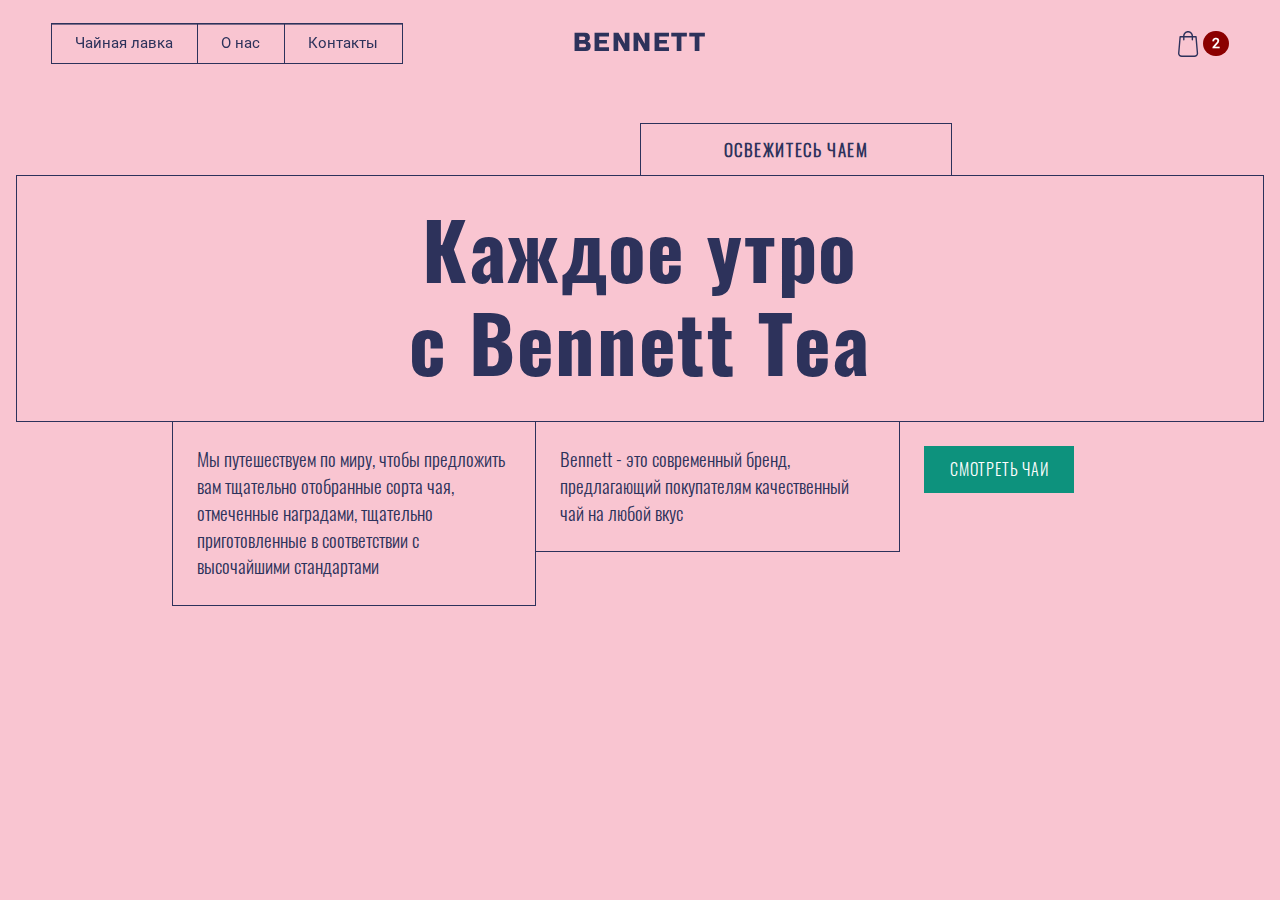
<file: index.html>
<!DOCTYPE html>
<html lang="ru">
<head>
    <meta charset="utf-8">
    <meta name="viewport" content="width=device-width, initial-scale=1">
    <meta http-equiv="X-UA-Compatible" content="IE=edge,chrome=1">
    <title>Bennet</title>
    <link href="css/main.css" rel="stylesheet">

</head>
<body>
<div class="main">

<div class="overlay"></div>
<div class="overlay-menu"></div>

<div class="mobile-menu">
    <ul>
        <li class="burger-close">&times;</li>
        <li><a href="shop.html">Чайная лавка</a></li>
        <li><a href="about.html">О нас</a></li>
        <li><a href="contacts.html">Контакты</a></li>
    </ul>
</div>

<div class="cart-panel">
    <div class="cart">
        <div class="cart-title">Ваша корзина</div>
        <div class="cart-close">&times;</div>

        <div class="cart-item">
            <div class="cart-item-image">
                <img src="images/yunnan-lily-black-500.png" alt="">
            </div>
            <div class="cart-item-product">
                <div class="product-name">
                    Yunnan Lilu Black
                </div>
                <div class="product-price">
                    1499 ₽
                </div>
                <div class="product-delete">
                    <a href="#">Удалить</a>
                </div>
            </div>
            <div class="cart-item-product-count">
                <span>1</span>
            </div>
        </div>

        <div class="cart-item">
            <div class="cart-item-image">
                <img src="images/houji-bancha-500.png" alt="">
            </div>
            <div class="cart-item-product">
                <div class="product-name">
                    Houji Bancha
                </div>
                <div class="product-price">
                    1399 ₽
                </div>
                <div class="product-delete">
                    <a href="#">Удалить</a>
                </div>
            </div>
            <div class="cart-item-product-count">
                <span>1</span>
            </div>
        </div>

        <div class="checkout-box">
            <div class="subtotal-box">
                <p class="subtotal-txt">Всего:</p>
                <p class="subtotal-sum">2898 ₽</p>
            </div>
            <div class="subtotal-link">
                <div class="subtotal-link-overlay"></div>
                <a href="#" class="checkout">Оплатить</a>
            </div>
        </div>
        <div class="no-checkout">
            Оплата в настоящее время недоступна. Пожалуйста, попробуйте чуть позже.
        </div>

    </div>
</div>

<div class="navbar">
    <div class="burger-box">
        <div class="burger">
            <span class="burger-bar"></span>
            <span class="burger-bar"></span>
            <span class="burger-bar"></span>
        </div>
    </div>
    <div class="nav-menu">
        <div class="nav-menu-item">
            <div class="nav-link-overlay"></div>
            <a href="shop.html" class="nav-link">Чайная лавка</a>
        </div>
        <div class="nav-menu-item">
            <div class="nav-link-overlay"></div>
            <a href="about.html" class="nav-link">О нас</a>
        </div>
        <div class="nav-menu-item">
            <div class="nav-link-overlay"></div>
            <a href="contacts.html" class="nav-link">Контакты</a>
        </div>
    </div>
    <div class="logo">
        <a href="/">
            <h1>bennett</h1>
        </a>
    </div>
    <div class="navbar-cart">
        <img src="images/cart-icon-blue.svg" alt="">
        <div class="cart-count">2</div>
    </div>
</div>

<div class="center-box">
    <div class="top-row">
        <div class="top-row-box">освежитесь чаем</div>
    </div>
    <div class="middle-row">
        <h2 class="title">Каждое&nbsp;утро</h2>
        <h2 class="title">с&nbsp;Bennett&nbsp;Tea</h2>
    </div>
    <div class="bottom-row">
        <div class="bottom-row-item2">
            Мы путешествуем по миру, чтобы предложить вам тщательно отобранные сорта чая, отмеченные наградами, тщательно приготовленные в соответствии с высочайшими стандартами
        </div>
        <div class="bottom-row-item3">
            Bennett - это современный бренд, предлагающий покупателям качественный чай на любой вкус
        </div>
        <div class="bottom-row-item4">
            <div class="bottom-row-link">
                <div class="bottom-row-overlay"></div>
                <a href="shop.html">Смотреть чаи</a>
            </div>
        </div>
    </div>
</div>

</div>
<script src="js/jquery-3.3.1.min.js"></script>
<script src="js/script.js"></script>
</body>
</html>
</file>
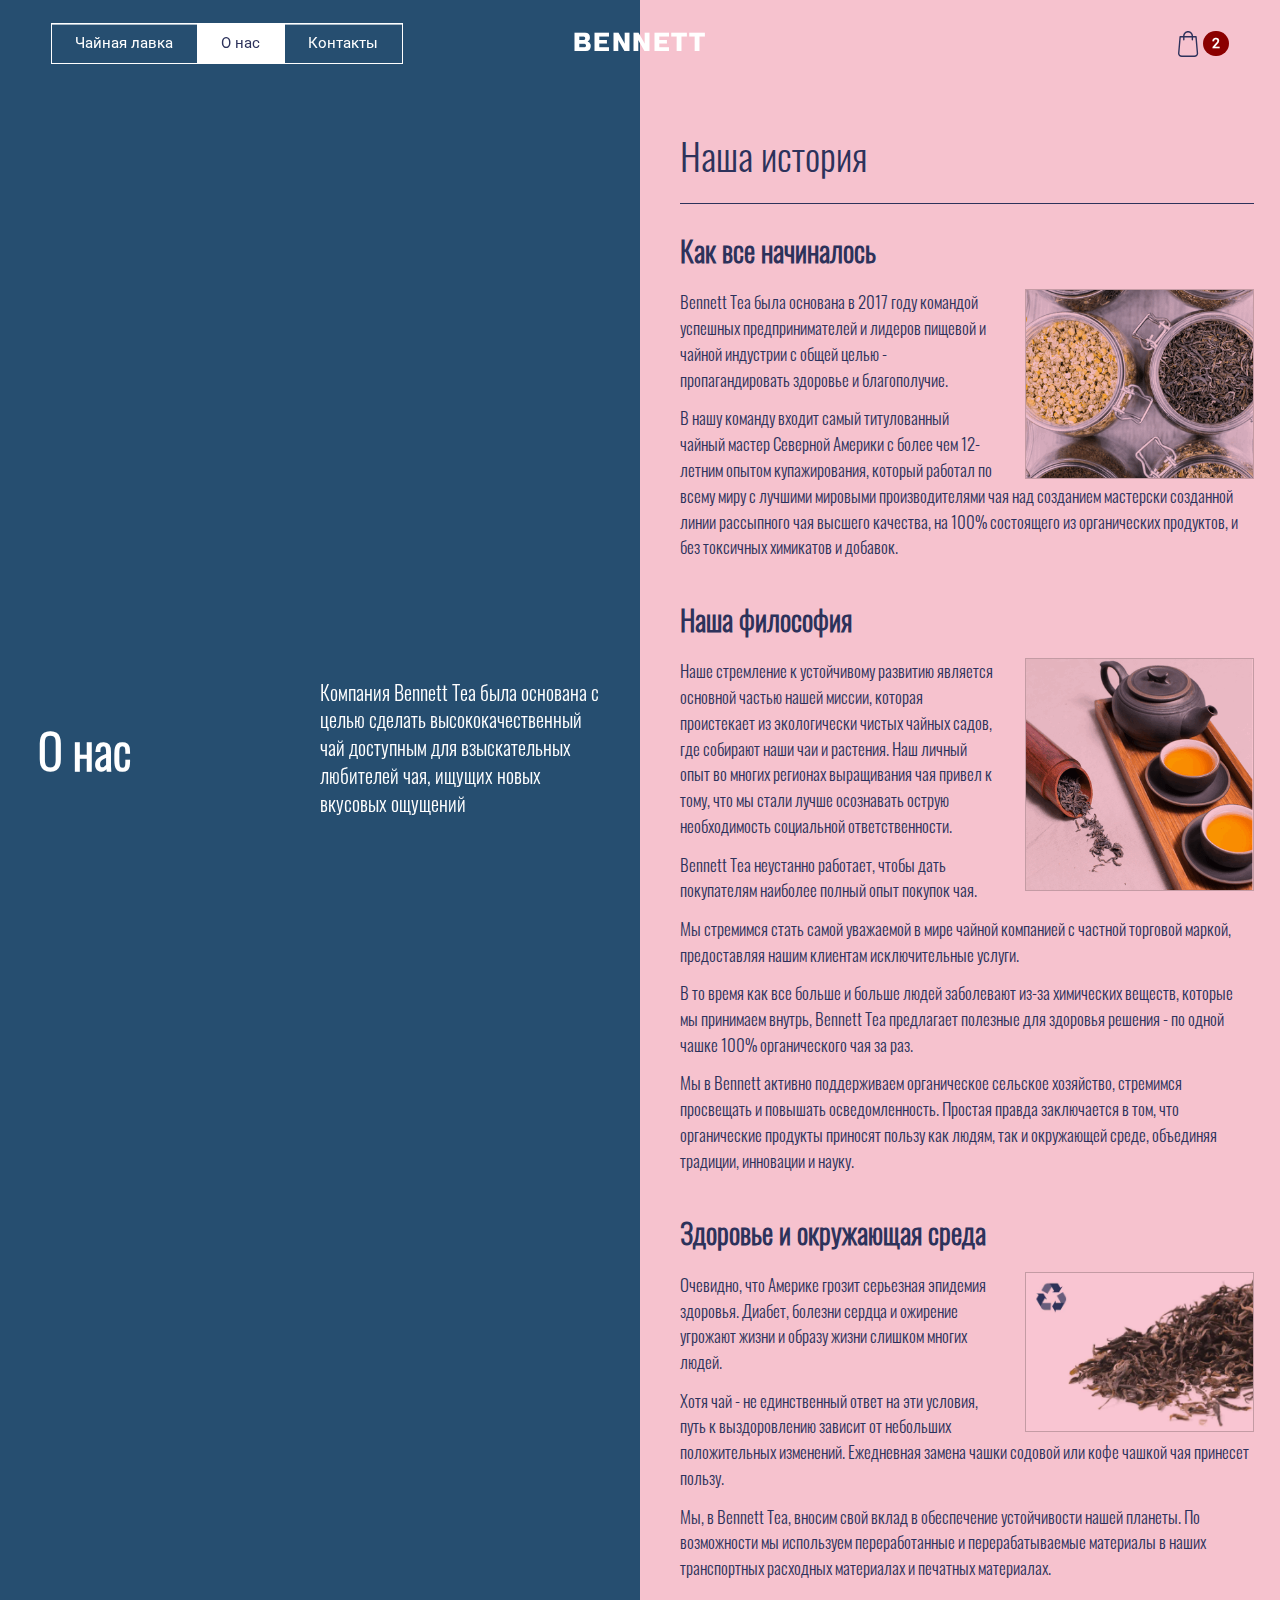
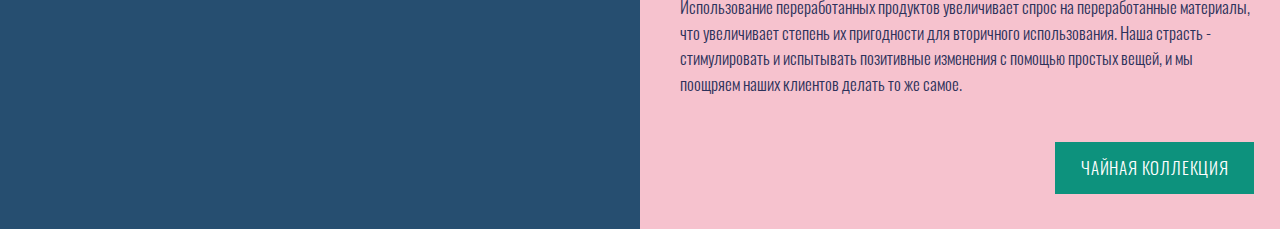
<file: about.html>
<!DOCTYPE html>
<html lang="ru">
<head>
    <meta charset="utf-8">
    <meta name="viewport" content="width=device-width, initial-scale=1">
    <meta http-equiv="X-UA-Compatible" content="IE=edge,chrome=1">
    <title>Bennet</title>
    <link href="css/main.css" rel="stylesheet">

</head>
<body>

<div class="overlay"></div>
<div class="overlay-menu"></div>

<div class="mobile-menu">
    <ul>
        <li class="burger-close">&times;</li>
        <li><a href="shop.html">Чайная лавка</a></li>
        <li><a href="about.html">О нас</a></li>
        <li><a href="contacts.html">Контакты</a></li>
    </ul>
</div>

<div class="navbar2">
    <div class="burger-box">
        <div class="burger">
            <span class="burger-bar2"></span>
            <span class="burger-bar2"></span>
            <span class="burger-bar2"></span>
        </div>
    </div>
    <div class="nav-menu">
        <div class="nav-menu-item-shop">
            <div class="nav-link-overlay-shop"></div>
            <a href="shop.html" class="nav-link-shop">Чайная лавка</a>
        </div>
        <div class="nav-menu-item-shop nav-menu-item-shop-active">
            <div class="nav-link-overlay-shop"></div>
            <a href="about.html" class="nav-link-shop">О нас</a>
        </div>
        <div class="nav-menu-item-shop">
            <div class="nav-link-overlay-shop"></div>
            <a href="contacts.html" class="nav-link-shop">Контакты</a>
        </div>
    </div>
    <div class="logo-shop">
        <a href="index.html">
            <h1>bennett</h1>
        </a>
    </div>
    <div class="navbar-cart">
        <img src="images/cart-icon-blue.svg" alt="">
        <div class="cart-count">2</div>
    </div>
</div>

<div class="about-box">

    <div class="cart-panel">
        <div class="cart">
            <div class="cart-title">Ваша корзина</div>
            <div class="cart-close">X</div>

            <div class="cart-item">
                <div class="cart-item-image">
                    <img src="images/yunnan-lily-black-500.png" alt="">
                </div>
                <div class="cart-item-product">
                    <div class="product-name">
                        Yunnan Lilu Black
                    </div>
                    <div class="product-price">
                        2199 ₽
                    </div>
                    <div class="product-delete">
                        <a href="#">Удалить</a>
                    </div>
                </div>
                <div class="cart-item-product-count">
                    <span>1</span>
                </div>
            </div>

            <div class="cart-item">
                <div class="cart-item-image">
                    <img src="images/houji-bancha-500.png" alt="">
                </div>
                <div class="cart-item-product">
                    <div class="product-name">
                        Houji Bancha
                    </div>
                    <div class="product-price">
                        2799 ₽
                    </div>
                    <div class="product-delete">
                        <a href="#">Удалить</a>
                    </div>
                </div>
                <div class="cart-item-product-count">
                    <span>1</span>
                </div>
            </div>

            <div class="checkout-box">
                <div class="subtotal-box">
                    <p class="subtotal-txt">Всего</p>
                    <p class="subtotal-sum">4998 ₽</p>
                </div>
                <div class="subtotal-link">
                    <div class="subtotal-link-overlay"></div>
                    <a href="#" class="checkout">Оплатить</a>
                </div>
            </div>
            <div class="no-checkout">
                Оплата в настоящее время недоступна. Пожалуйста, попробуйте чуть позже.
            </div>

        </div>
    </div>

    <div class="about-left">
        <div class="about-left-bottom">
            <div class="about-left-title">
                <h3>О нас</h3>
            </div>
            <div class="about-left-text">
                <p>Компания Bennett Tea была основана с целью сделать высококачественный чай доступным для взыскательных любителей чая, ищущих новых вкусовых ощущений</p>
            </div>
        </div>
    </div>

    <div class="about-right">
            <div class="content-right-title">
                <h3>Наша история</h3>
            </div>
            <div class="content-right-subtitle">
                <h4>Как все начиналось</h4>
            </div>
            <div class="content-right-text">
                <img src="images/story2.png" alt="">
                <p>Bennett Tea была основана в 2017 году командой успешных предпринимателей и лидеров пищевой и чайной индустрии с общей целью - пропагандировать здоровье и благополучие.</p>
                <p>В нашу команду входит самый титулованный чайный мастер Северной Америки с более чем 12-летним опытом купажирования, который работал по всему миру с лучшими мировыми производителями чая над созданием мастерски созданной линии рассыпного чая высшего качества, на 100% состоящего из органических продуктов, и без токсичных химикатов и добавок.</p>
            </div>
            <div class="content-right-subtitle">
                <h4>Наша философия</h4>
            </div>
            <div class="content-right-text">
                <img src="images/story1.png" alt="">
                <p>Наше стремление к устойчивому развитию является основной частью нашей миссии, которая проистекает из экологически чистых чайных садов, где собирают наши чаи и растения. Наш личный опыт во многих регионах выращивания чая привел к тому, что мы стали лучше осознавать острую необходимость социальной ответственности.</p>
                <p>Bennett Tea неустанно работает, чтобы дать покупателям наиболее полный опыт покупок чая.</p>
                <p>Мы стремимся стать самой уважаемой в мире чайной компанией с частной торговой маркой, предоставляя нашим клиентам исключительные услуги.</p>
                <p>В то время как все больше и больше людей заболевают из-за химических веществ, которые мы принимаем внутрь, Bennett Tea предлагает полезные для здоровья решения - по одной чашке 100% органического чая за раз.</p>
                <p>Мы в Bennett активно поддерживаем органическое сельское хозяйство, стремимся просвещать и повышать осведомленность. Простая правда заключается в том, что органические продукты приносят пользу как людям, так и окружающей среде, объединяя традиции, инновации и науку.</p>
            </div>
            <div class="content-right-subtitle">
                <h4>Здоровье и окружающая среда</h4>
            </div>
            <div class="content-right-text">
                <img src="images/story3.png" alt="">
                <p>Очевидно, что Америке грозит серьезная эпидемия здоровья. Диабет, болезни сердца и ожирение угрожают жизни и образу жизни слишком многих людей.</p>
                <p>Хотя чай - не единственный ответ на эти условия, путь к выздоровлению зависит от небольших положительных изменений. Ежедневная замена чашки содовой или кофе чашкой чая принесет пользу.</p>
                <p>Мы, в Bennett Tea, вносим свой вклад в обеспечение устойчивости нашей планеты. По возможности мы используем переработанные и перерабатываемые материалы в наших транспортных расходных материалах и печатных материалах.</p>
                <p>Использование переработанных продуктов увеличивает спрос на переработанные материалы, что увеличивает степень их пригодности для вторичного использования. Наша страсть - стимулировать и испытывать позитивные изменения с помощью простых вещей, и мы поощряем наших клиентов делать то же самое.</p>
            </div>
            <div class="link-panel">
                <div class="collection">
                    <div class="collection-overlay"></div>
                    <a href="shop.html">Чайная коллекция</a>
                </div>
            </div>
    </div>

</div>

<script src="js/jquery-3.3.1.min.js"></script>
<script src="js/script.js"></script>
</body>
</html>
</file>
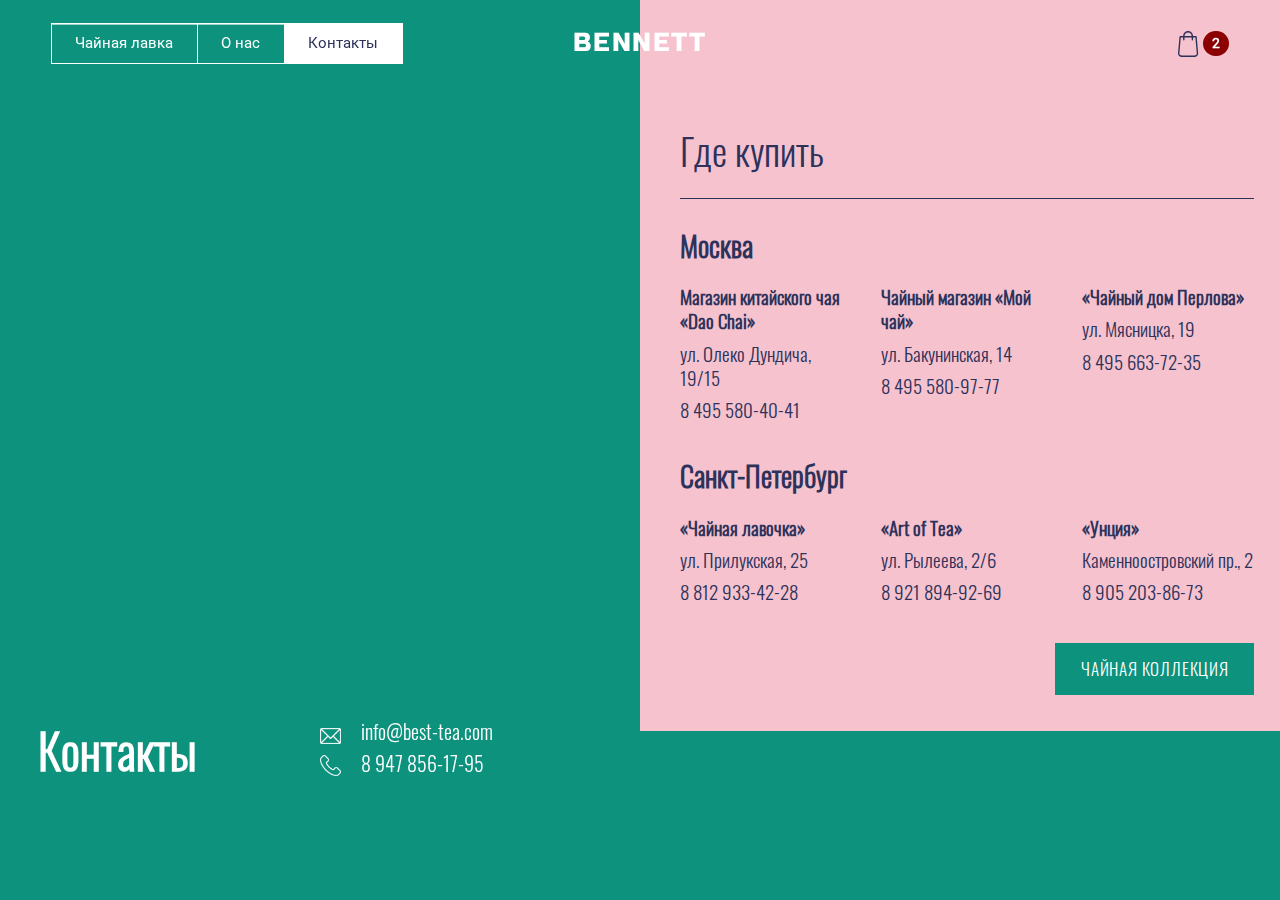
<file: contacts.html>
<!DOCTYPE html>
<html lang="ru">
<head>
    <meta charset="utf-8">
    <meta name="viewport" content="width=device-width, initial-scale=1">
    <meta http-equiv="X-UA-Compatible" content="IE=edge,chrome=1">
    <title>Bennet</title>
    <link href="css/main.css" rel="stylesheet">

</head>
<body>

<div class="overlay"></div>
<div class="overlay-menu"></div>

<div class="mobile-menu">
    <ul>
        <li class="burger-close">&times;</li>
        <li><a href="shop.html">Чайная лавка</a></li>
        <li><a href="about.html">О нас</a></li>
        <li><a href="contacts.html">Контакты</a></li>
    </ul>
</div>

<div class="navbar">
    <div class="burger-box">
        <div class="burger">
            <span class="burger-bar2"></span>
            <span class="burger-bar2"></span>
            <span class="burger-bar2"></span>
        </div>
    </div>
    <div class="nav-menu">
        <div class="nav-menu-item-shop">
            <div class="nav-link-overlay-shop"></div>
            <a href="shop.html" class="nav-link-shop">Чайная лавка</a>
        </div>
        <div class="nav-menu-item-shop">
            <div class="nav-link-overlay-shop"></div>
            <a href="about.html" class="nav-link-shop">О нас</a>
        </div>
        <div class="nav-menu-item-shop nav-menu-item-shop-active">
            <div class="nav-link-overlay-shop"></div>
            <a href="contacts.html" class="nav-link-shop">Контакты</a>
        </div>
    </div>
    <div class="logo-shop">
        <a href="index.html">
            <h1>bennett</h1>
        </a>
    </div>
    <div class="navbar-cart">
        <img src="images/cart-icon-blue.svg" alt="">
        <div class="cart-count">2</div>
    </div>
</div>

<div class="contacts-box">

    <div class="cart-panel">
        <div class="cart">
            <div class="cart-title">Ваша корзина</div>
            <div class="cart-close">X</div>

            <div class="cart-item">
                <div class="cart-item-image">
                    <img src="images/yunnan-lily-black-500.png" alt="">
                </div>
                <div class="cart-item-product">
                    <div class="product-name">
                        Yunnan Lilu Black
                    </div>
                    <div class="product-price">
                        2199 ₽
                    </div>
                    <div class="product-delete">
                        <a href="#">Удалить</a>
                    </div>
                </div>
                <div class="cart-item-product-count">
                    <span>1</span>
                </div>
            </div>

            <div class="cart-item">
                <div class="cart-item-image">
                    <img src="images/houji-bancha-500.png" alt="">
                </div>
                <div class="cart-item-product">
                    <div class="product-name">
                        Houji Bancha
                    </div>
                    <div class="product-price">
                        2799 ₽
                    </div>
                    <div class="product-delete">
                        <a href="#">Удалить</a>
                    </div>
                </div>
                <div class="cart-item-product-count">
                    <span>1</span>
                </div>
            </div>

            <div class="checkout-box">
                <div class="subtotal-box">
                    <p class="subtotal-txt">Всего</p>
                    <p class="subtotal-sum">4998 ₽</p>
                </div>
                <div class="subtotal-link">
                    <div class="subtotal-link-overlay"></div>
                    <a href="#" class="checkout">Оплатить</a>
                </div>
            </div>
            <div class="no-checkout">
                Оплата в настоящее время недоступна. Пожалуйста, попробуйте чуть позже.
            </div>

        </div>
    </div>

    <div class="contacts-left">
        <div class="about-left-bottom">
            <div class="about-left-title">
                <h3>Контакты</h3>
            </div>
            <div class="about-left-text">
                <div>
                    <img src="images/email.svg">
                    <p>info@best-tea.com</p>
                </div>
                <div>
                    <img src="images/telephone.svg">
                    <p>8 947 856-17-95</p>
                </div>
            </div>
        </div>
    </div>

    <div class="contacts-right">

        <div class="content-right-title">
            <h3>Где купить</h3>
        </div>

        <div class="content-right-subtitle">
            <h4>Москва</h4>
        </div>
        <div class="contacts-right-text">
            <div class="contacts-right-text-item">
                <p>Магазин китайского чая «Dao Chai»</p>
                <p>ул. Олеко Дундича, 19/15</p>
                <p>8 495 580-40-41</p>
            </div>
            <div class="contacts-right-text-item">
                <p>Чайный магазин «Мой чай»</p>
                <p>ул. Бакунинская, 14</p>
                <p>8 495 580-97-77</p>
            </div>
            <div class="contacts-right-text-item">
                <p>«Чайный дом Перлова»</p>
                <p>ул. Мясницка, 19</p>
                <p>8 495 663-72-35</p>
            </div>

        </div>
        <div class="content-right-subtitle">
            <h4>Санкт-Петербург</h4>
        </div>
        <div class="contacts-right-text">
            <div class="contacts-right-text-item">
                <p>«Чайная лавочка»</p>
                <p>ул. Прилукская, 25</p>
                <p>8 812 933-42-28</p>
            </div>
            <div class="contacts-right-text-item">
                <p>«Art of Tea»</p>
                <p>ул. Рылеева, 2/6</p>
                <p>8 921 894-92-69</p>
            </div>
            <div class="contacts-right-text-item">
                <p>«Унция»</p>
                <p>Каменноостровский пр., 2</p>
                <p>8 905 203-86-73</p>
            </div>

        </div>

        <div class="link-panel">
            <div class="collection">
                <div class="collection-overlay"></div>
                <a href="shop.html">Чайная коллекция</a>
            </div>
        </div>

        <div class="about-left-bottom2">
            <div class="about-left-title">
                <h3>Контакты</h3>
            </div>
            <div class="about-left-text">
                <div>
                    <img src="images/email.svg">
                    <p>info@best-tea.com</p>
                </div>
                <div>
                    <img src="images/telephone.svg">
                    <p>8 947 856-17-95</p>
                </div>
            </div>
        </div>
    </div>

</div>

<script src="js/jquery-3.3.1.min.js"></script>
<script src="js/script.js"></script>
</body>
</html>
</file>
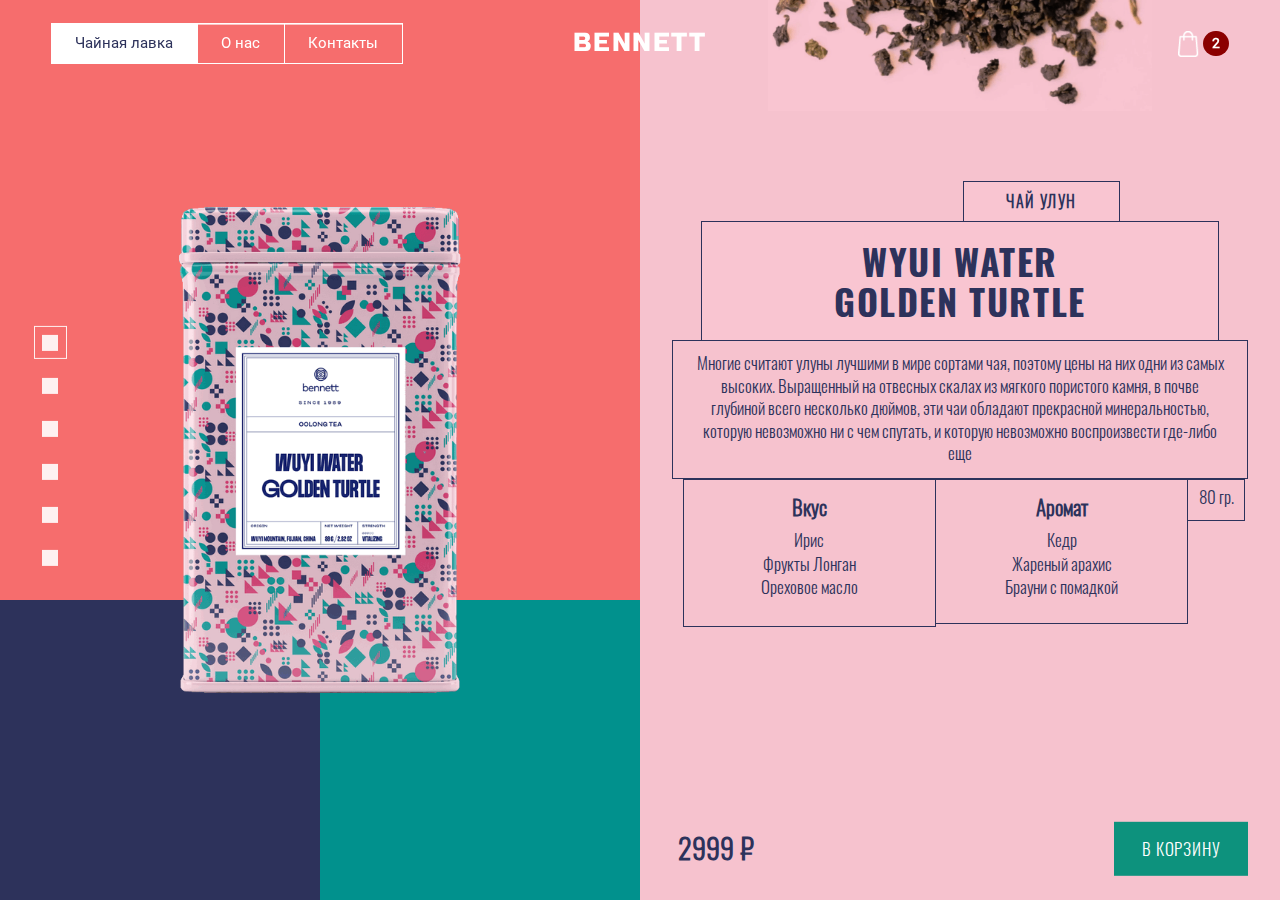
<file: shop.html>
<!DOCTYPE html>
<html lang="ru">
<head>
    <meta charset="utf-8">
    <meta name="viewport" content="width=device-width, initial-scale=1">
    <meta http-equiv="X-UA-Compatible" content="IE=edge,chrome=1">
    <title>Bennet</title>
    <link href="css/main.css" rel="stylesheet">
</head>
<body>

<div class="overlay"></div>
<div class="overlay-menu"></div>

<div class="mobile-menu">
    <ul>
        <li class="burger-close">&times;</li>
        <li><a href="shop.html">Чайная лавка</a></li>
        <li><a href="about.html">О нас</a></li>
        <li><a href="contacts.html">Контакты</a></li>
    </ul>
</div>

<div class="navbar">
    <div class="burger-box">
        <div class="burger">
            <span class="burger-bar2"></span>
            <span class="burger-bar2"></span>
            <span class="burger-bar2"></span>
        </div>
    </div>
    <div class="nav-menu">
        <div class="nav-menu-item-shop nav-menu-item-shop-active">
            <div class="nav-link-overlay-shop"></div>
            <a href="shop.html" class="nav-link-shop">Чайная лавка</a>
        </div>
        <div class="nav-menu-item-shop">
            <div class="nav-link-overlay-shop"></div>
            <a href="about.html" class="nav-link-shop">О нас</a>
        </div>
        <div class="nav-menu-item-shop">
            <div class="nav-link-overlay-shop"></div>
            <a href="contacts.html" class="nav-link-shop">Контакты</a>
        </div>
    </div>
    <div class="logo-shop">
        <a href="index.html">
            <h1>bennett</h1>
        </a>
    </div>
    <div class="navbar-cart">
        <img src="images/cart-icon-white.svg" alt="">
        <div class="cart-count">2</div>
    </div>
</div>

<div class="content-box">

    <div class="cart-panel">
        <div class="cart">
            <div class="cart-title">Ваша корзина</div>
            <div class="cart-close">X</div>

            <div class="cart-item">
                <div class="cart-item-image">
                    <img src="images/yunnan-lily-black-500.png" alt="">
                </div>
                <div class="cart-item-product">
                    <div class="product-name">
                        Yunnan Lilu Black
                    </div>
                    <div class="product-price">
                        2199 ₽
                    </div>
                    <div class="product-delete">
                        <a href="#">Удалить</a>
                    </div>
                </div>
                <div class="cart-item-product-count">
                    <span>1</span>
                </div>
            </div>

            <div class="cart-item">
                <div class="cart-item-image">
                    <img src="images/houji-bancha-500.png" alt="">
                </div>
                <div class="cart-item-product">
                    <div class="product-name">
                        Houji Bancha
                    </div>
                    <div class="product-price">
                        2799 ₽
                    </div>
                    <div class="product-delete">
                        <a href="#">Удалить</a>
                    </div>
                </div>
                <div class="cart-item-product-count">
                    <span>1</span>
                </div>
            </div>

            <div class="checkout-box">
                <div class="subtotal-box">
                    <p class="subtotal-txt">Всего</p>
                    <p class="subtotal-sum">4998 ₽</p>
                </div>
                <div class="subtotal-link">
                    <div class="subtotal-link-overlay"></div>
                    <a href="#" class="checkout">Оплатить</a>
                </div>
            </div>
            <div class="no-checkout">
                Оплата в настоящее время недоступна. Пожалуйста, попробуйте чуть позже.
            </div>

        </div>
    </div>

    <div class="content-left">

        <div class="pagins">
            <div class="pagin pagin-active" id="pagin1"></div>
            <div class="pagin" id="pagin2"></div>
            <div class="pagin" id="pagin3"></div>
            <div class="pagin" id="pagin4"></div>
            <div class="pagin" id="pagin5"></div>
            <div class="pagin" id="pagin6"></div>
        </div>

        <div class="images">
            <div class="image-box">
                <img src="images/wuyi-water-golden-turtle-500.png" alt="">
            </div>
            <div class="image-box">
                <img src="images/lapsang-souchong-500.png" alt="">
            </div>
            <div class="image-box">
                <img src="images/ceylon-breakfast-bop-500.png" alt="">
            </div>
            <div class="image-box">
                <img src="images/yunnan-lily-black-500.png" alt="">
            </div>
            <div class="image-box">
                <img src="images/houji-bancha-500.png" alt="">
            </div>
            <div class="image-box">
                <img src="images/matcha-hekisui-500.png" alt="">
            </div>
        </div>

        <div class="content-left-top">
            <div class="content-left-top-slider">
                <div class="content-left-top-slide"></div>
                <div class="content-left-top-slide"></div>
                <div class="content-left-top-slide"></div>
                <div class="content-left-top-slide"></div>
                <div class="content-left-top-slide"></div>
                <div class="content-left-top-slide"></div>
            </div>
        </div>
        <div class="content-left-bottom">
            <div class="content-left-bottom-slider">
                <div class="content-left-bottom-slide"></div>
                <div class="content-left-bottom-slide"></div>
                <div class="content-left-bottom-slide"></div>
                <div class="content-left-bottom-slide"></div>
                <div class="content-left-bottom-slide"></div>
                <div class="content-left-bottom-slide"></div>
                <div class="content-left-bottom-slide"></div>
                <div class="content-left-bottom-slide"></div>
                <div class="content-left-bottom-slide"></div>
                <div class="content-left-bottom-slide"></div>
                <div class="content-left-bottom-slide"></div>
                <div class="content-left-bottom-slide"></div>
            </div>
        </div>
    </div>
    <div class="content-right">
        <div class="content-right-img">
            <img src="images/Tea-Store1.png" id="tea1" class="tea-img" alt="">
            <img src="images/Tea-Store2.png" id="tea2" class="tea-img" alt="">
            <img src="images/Tea-Store3.png" id="tea3" class="tea-img" alt="">
            <img src="images/Tea-Store4.png" id="tea4" class="tea-img" alt="">
            <img src="images/Tea-Store5.png" id="tea5" class="tea-img" alt="">
            <img src="images/Tea-Store6.png" id="tea6" class="tea-img" alt="">
        </div>

        <div class="center-box-shop">
            <div class="top-row-shop">
                <div class="names-box">
                    <p class="p-empty">чай улун</p>
                    <div class="names-teas">
                        <div class="name-tea">
                            <p>чай улун</p>
                        </div>
                        <div class="name-tea">
                            <p>черный чай</p>
                        </div>
                        <div class="name-tea">
                            <p>черный чай</p>
                        </div>
                        <div class="name-tea">
                            <p>черный чай</p>
                        </div>
                        <div class="name-tea">
                            <p>зеленый чай</p>
                        </div>
                        <div class="name-tea">
                            <p>зеленый чай</p>
                        </div>
                    </div>
                </div>
            </div>
            <div class="middle-row-shop">
                <div class="titles-box">
                    <h2 style="color: transparent">EMPTY</h2>
                    <h2 style="color: transparent">EMPTY</h2>
                    <div class="titles-teas">
                        <div class="title-tea">
                            <h2>WYUI&nbsp;WATER</h2>
                            <h2>GOLDEN&nbsp;TURTLE</h2>
                        </div>
                        <div class="title-tea">
                            <h2>LAPSANG</h2>
                            <h2>SOUCHONG</h2>
                        </div>
                        <div class="title-tea">
                            <h2>CEYLON</h2>
                            <h2>BREACFAST BOP</h2>
                        </div>
                        <div class="title-tea">
                            <h2>YUNNNAN LILY</h2>
                            <h2>BLACK</h2>
                        </div>
                        <div class="title-tea">
                            <h2>HOUJI</h2>
                            <h2>BANCHA</h2>
                        </div>
                        <div class="title-tea">
                            <h2>MATCHA</h2>
                            <h2>HEKISUI</h2>
                        </div>
                    </div>
                </div>
            </div>
            <div class="bottom-row-shop">
                <div class="bottom-row-left-shop">
                    <div class="bottom-row-left-shop-1">
                        <p class="p-empty2">Многие считают улуны лучшими в мире сортами чая, поэтому цены на них одни из самых высоких. Выращенный на отвесных скалах из мягкого пористого камня, в почве глубиной всего несколько дюймов, эти чаи обладают прекрасной минеральностью, которую невозможно ни с чем спутать, и которую невозможно воспроизвести где-либо еще</p>
                        <div class="desc-box">
                            <div class="desc">
                                <p>Многие считают улуны лучшими в мире сортами чая, поэтому цены на них одни из самых высоких. Выращенный на отвесных скалах из мягкого пористого камня, в почве глубиной всего несколько дюймов, эти чаи обладают прекрасной минеральностью, которую невозможно ни с чем спутать, и которую невозможно воспроизвести где-либо еще</p>
                            </div>
                            <div class="desc">
                                <p>Листья зрелого чая из провинции Фуцзянь копчены на дровах, что придает Lapsang Souchong уверенный мягкий вкус. В нем присутствует более низкое содержание кофеина, чем в других черных чаях. Этот ароматный чай превосходен для приема, как утром, так и в течении дня</p>
                            </div>
                            <div class="desc">
                                <p>Начните свой день с превосходного чая из ломаного листа из района Нувара-Элия в Шри-Ланке, известного как «шампанское» цейлонских чаев. Предлагаются розы и ценные породы дерева только из сушеных листьев. После настаивания этот чай становится элегантным и ярким, но при этом достаточно сердечным, чтобы выдержать каплю молока</p>
                            </div>
                            <div class="desc">
                                <p>Yunnan Lily Black подчеркивает незабываемые ароматы чайного растения Цзинь Сюань («Золотая Лилия»). Цзинь Сюань был первоначально выращен на Тайване, где он перерабатывается в зеленовато-золотистый улун с шариками. Чай часто продается как «Молочный улун» из-за его нежно-сладкого аромата</p>
                            </div>
                            <div class="desc">
                                <p>Жареный зеленый чай из Сидзуока с легким привкусом дыма и древесным ароматом. Этот чай собирают в конце сезона, готовят на пару и сушат сразу перед запеканием. Hoji Bancha имеет мягкий вкус, поэтому он идеально подходит для употребления с (японской) едой. Чай Bancha получают из последнего урожая, что делает его очень богатым минералами</p>
                            </div>
                            <div class="desc">
                                <p>Matcha - это традиционный японский зеленый чай, который получают путем измельчения выращенного в тени зеленого чая, называемого Tencha, в мелкий порошок. Среди чаев уникально то, что, когда мы пьем Matcha, мы потребляем самый свежий зеленый чайный лист, измельченный и взбитый в бодрящую, освежающую чашу</p>
                            </div>
                        </div>
                    </div>
                    <div class="bottom-row-left-shop-2">
                        <p class="p-empty3" style="color: transparent">Вкус</p>
                        <p class="p-empty3">Ирис</p>
                        <p class="p-empty3">Фрукты Лонган</p>
                        <p class="p-empty3">Ореховое масло</p>
                        <div class="taste-box">
                            <div class="taste">
                                <p>Вкус</p>
                                <p>Ирис</p>
                                <p>Фрукты Лонган</p>
                                <p>Ореховое масло</p>
                            </div>
                            <div class="taste">
                                <p>Вкус</p>
                                <p>Дымчатый</p>
                                <p>Роза</p>
                                <p>Белый перец</p>
                            </div>
                            <div class="taste">
                                <p>Вкус</p>
                                <p>Минельный</p>
                                <p>Древесный</p>
                                <p></p>
                            </div>
                            <div class="taste">
                                <p>Вкус</p>
                                <p>Энергичный</p>
                                <p>Крепкий</p>
                                <p></p>
                            </div>
                            <div class="taste">
                                <p>Вкус</p>
                                <p>Дымчатый</p>
                                <p>Мягкий</p>
                                <p></p>
                            </div>
                            <div class="taste">
                                <p>Вкус</p>
                                <p>Сладкий</p>
                                <p>Древесный</p>
                                <p></p>
                            </div>
                        </div>
                    </div>
                    <div class="bottom-row-left-shop-3">
                        <p class="p-empty3" style="color: transparent">Аромат</p>
                        <p class="p-empty3">Кедр</p>
                        <p class="p-empty3">Жареный арахис</p>
                        <p class="p-empty3">Брауни с помадкой</p>
                        <div class="aroma-box">
                            <div class="aroma">
                                <p>Аромат</p>
                                <p>Кедр</p>
                                <p>Жареный арахис</p>
                                <p>Брауни с помадкой</p>
                            </div>
                            <div class="aroma">
                                <p>Аромат</p>
                                <p>Дым</p>
                                <p>Корица</p>
                                <p>Лимон</p>
                            </div>
                            <div class="aroma">
                                <p>Аромат</p>
                                <p>Жаренные помидоры</p>
                                <p>Древесный дым</p>
                                <p></p>
                            </div>
                            <div class="aroma">
                                <p>Аромат</p>
                                <p>Землистый</p>
                                <p></p>
                                <p></p>
                            </div>
                            <div class="aroma">
                                <p>Аромат</p>
                                <p>Дымный</p>
                                <p>Древесный</p>
                                <p></p>
                            </div>
                            <div class="aroma">
                                <p>Аромат</p>
                                <p>Дымчатый</p>
                                <p>Карамельный</p>
                                <p>Травянистый</p>
                            </div>
                        </div>
                    </div>
                    <div class="bottom-row-left-shop-4">
                        <p>80 гр.</p>
                    </div>
                </div>
            </div>

            <div class="price-panel2">
                <div class="price">
                    <p style="color: transparent">1999 ₽</p>
                    <div class="backs-box">
                        <div class="backs">
                            <p>2999 ₽</p>
                        </div>
                        <div class="backs">
                            <p>1999 ₽</p>
                        </div>
                        <div class="backs">
                            <p>2399 ₽</p>
                        </div>
                        <div class="backs">
                            <p>2199 ₽</p>
                        </div>
                        <div class="backs">
                            <p>2799 ₽</p>
                        </div>
                        <div class="backs">
                            <p>1999 ₽</p>
                        </div>
                    </div>
                </div>
                <div class="cart-add">
                    <div class="cart-add-link">
                        <div class="cart-add-overlay"></div>
                        <a href="#">В корзину</a>
                    </div>
                </div>
            </div>
        </div>

        <div class="price-panel">
            <div class="price">
                <p style="color: transparent">1999 ₽</p>
                <div class="backs-box">
                    <div class="backs">
                        <p>2999 ₽</p>
                    </div>
                    <div class="backs">
                        <p>1999 ₽</p>
                    </div>
                    <div class="backs">
                        <p>2399 ₽</p>
                    </div>
                    <div class="backs">
                        <p>2199 ₽</p>
                    </div>
                    <div class="backs">
                        <p>2799 ₽</p>
                    </div>
                    <div class="backs">
                        <p>1999 ₽</p>
                    </div>
                </div>
            </div>
            <div class="cart-add">
                <div class="cart-add-link">
                    <div class="cart-add-overlay"></div>
                    <a href="#">В корзину</a>
                </div>
            </div>
        </div>

    </div>
</div>

<script src="js/jquery-3.3.1.min.js"></script>
<script src="js/script.js"></script>
</body>
</html>
</file>
<file: css/main.css>
@import "fonts.css";
@import "style.css";
@import "navbar.css";
@import "cart.css";
@import "shop-left.css";
@import "shop-right.css";
@import "about.css";
</file>
